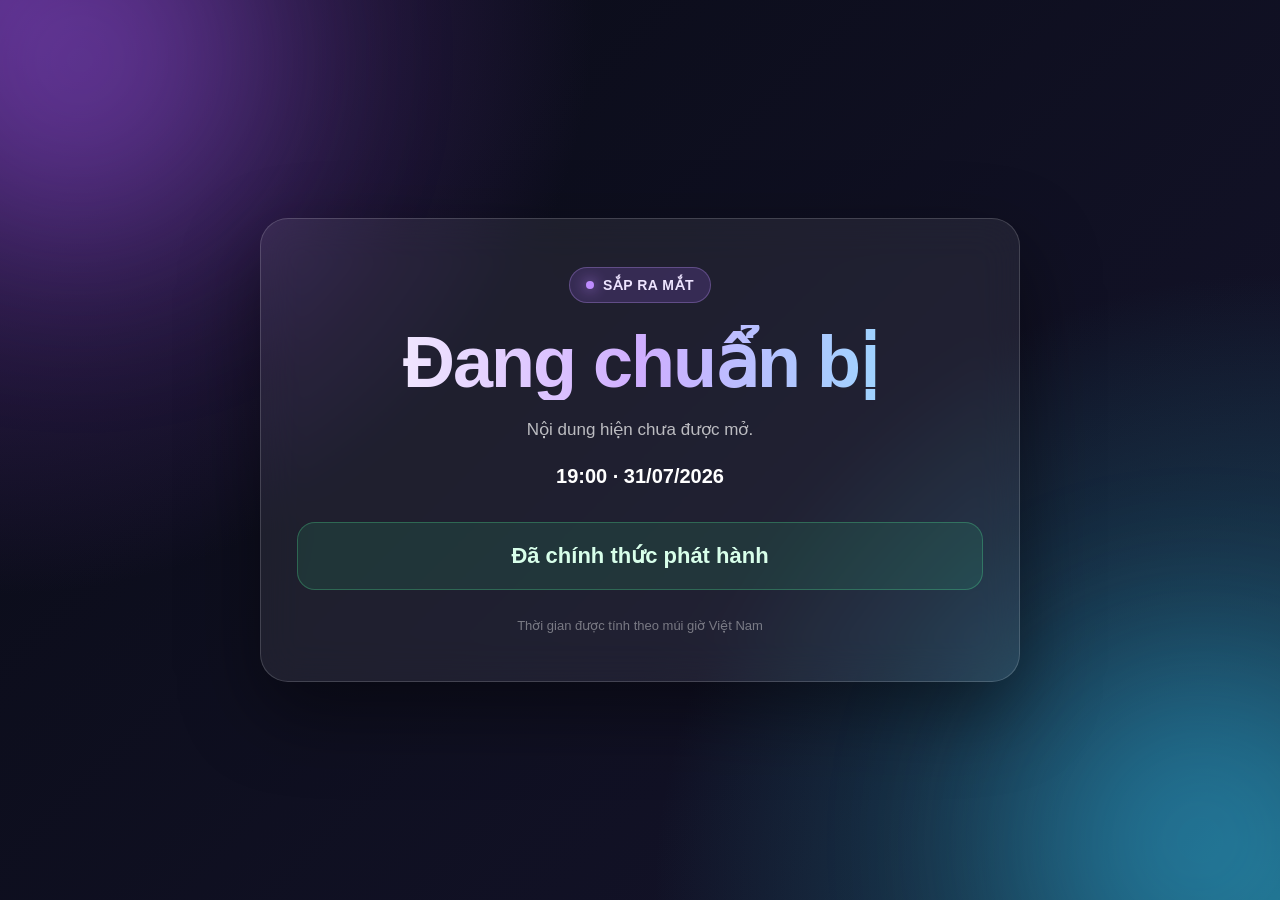
<file: tb.html>
<!DOCTYPE html>
<html lang="vi">
<head>
    <meta charset="UTF-8">
    <meta
        name="viewport"
        content="width=device-width, initial-scale=1.0"
    >

    <title>Thông báo phát hành</title>

    <style>
        * {
            box-sizing: border-box;
            margin: 0;
            padding: 0;
        }

        body {
            min-height: 100vh;
            display: flex;
            align-items: center;
            justify-content: center;
            padding: 24px;
            overflow: hidden;
            font-family: Arial, Helvetica, sans-serif;
            color: #ffffff;
            background:
                radial-gradient(circle at top left, #45266d 0%, transparent 38%),
                radial-gradient(circle at bottom right, #1e5d72 0%, transparent 40%),
                linear-gradient(135deg, #090b16, #15142c);
        }

        .background-glow {
            position: fixed;
            width: 360px;
            height: 360px;
            border-radius: 50%;
            filter: blur(100px);
            opacity: 0.35;
            pointer-events: none;
        }

        .glow-one {
            top: -120px;
            left: -100px;
            background: #ae5cff;
        }

        .glow-two {
            right: -100px;
            bottom: -120px;
            background: #31c5ff;
        }

        .release-box {
            position: relative;
            z-index: 1;
            width: 100%;
            max-width: 760px;
            padding: 48px 36px;
            text-align: center;
            border: 1px solid rgba(255, 255, 255, 0.16);
            border-radius: 28px;
            background: rgba(255, 255, 255, 0.07);
            box-shadow: 0 30px 80px rgba(0, 0, 0, 0.45);
            backdrop-filter: blur(20px);
            -webkit-backdrop-filter: blur(20px);
        }

        .badge {
            display: inline-flex;
            align-items: center;
            gap: 9px;
            margin-bottom: 22px;
            padding: 9px 16px;
            border-radius: 999px;
            font-size: 14px;
            font-weight: 700;
            letter-spacing: 0.5px;
            color: #eee4ff;
            background: rgba(167, 103, 255, 0.18);
            border: 1px solid rgba(194, 153, 255, 0.3);
        }

        .badge-dot {
            width: 8px;
            height: 8px;
            border-radius: 50%;
            background: #be8cff;
            box-shadow: 0 0 14px #be8cff;
            animation: pulse 1.5s infinite;
        }

        h1 {
            margin-bottom: 16px;
            font-size: clamp(36px, 7vw, 72px);
            line-height: 1.05;
            letter-spacing: -2px;
        }

        .gradient-text {
            color: transparent;
            background: linear-gradient(90deg, #ffffff, #cfaeff, #8be3ff);
            background-clip: text;
            -webkit-background-clip: text;
        }

        .description {
            max-width: 600px;
            margin: 0 auto;
            font-size: 17px;
            line-height: 1.7;
            color: rgba(255, 255, 255, 0.7);
        }

        .release-time {
            margin-top: 20px;
            font-size: 20px;
            font-weight: 700;
            color: #ffffff;
        }

        .countdown {
            display: grid;
            grid-template-columns: repeat(4, 1fr);
            gap: 14px;
            margin-top: 34px;
        }

        .time-item {
            padding: 20px 10px;
            border-radius: 18px;
            background: rgba(255, 255, 255, 0.07);
            border: 1px solid rgba(255, 255, 255, 0.1);
        }

        .time-number {
            display: block;
            font-size: clamp(28px, 5vw, 44px);
            font-weight: 800;
        }

        .time-label {
            display: block;
            margin-top: 6px;
            font-size: 12px;
            text-transform: uppercase;
            letter-spacing: 1.4px;
            color: rgba(255, 255, 255, 0.5);
        }

        .status {
            display: none;
            margin-top: 34px;
            padding: 20px;
            border-radius: 18px;
            font-size: 22px;
            font-weight: 800;
            color: #d8ffea;
            background: rgba(53, 210, 128, 0.12);
            border: 1px solid rgba(89, 255, 164, 0.25);
        }

        .footer {
            margin-top: 28px;
            font-size: 13px;
            color: rgba(255, 255, 255, 0.4);
        }

        @keyframes pulse {
            0%,
            100% {
                transform: scale(1);
                opacity: 1;
            }

            50% {
                transform: scale(1.5);
                opacity: 0.55;
            }
        }

        @media (max-width: 600px) {
            .release-box {
                padding: 38px 20px;
                border-radius: 22px;
            }

            .countdown {
                grid-template-columns: repeat(2, 1fr);
            }

            h1 {
                letter-spacing: -1px;
            }
        }
    </style>
</head>

<body>
    <div class="background-glow glow-one"></div>
    <div class="background-glow glow-two"></div>

    <main class="release-box">
        <div class="badge">
            <span class="badge-dot"></span>
            SẮP RA MẮT
        </div>

        <h1 class="gradient-text">
            Đang chuẩn bị 
        </h1>

        <p class="description">
            Nội dung hiện chưa được mở.
        </p>

        <div class="release-time">
            19:00 · 31/07/2026
        </div>

        <section class="countdown" id="countdown">
            <div class="time-item">
                <span class="time-number" id="days">00</span>
                <span class="time-label">Ngày</span>
            </div>

            <div class="time-item">
                <span class="time-number" id="hours">00</span>
                <span class="time-label">Giờ</span>
            </div>

            <div class="time-item">
                <span class="time-number" id="minutes">00</span>
                <span class="time-label">Phút</span>
            </div>

            <div class="time-item">
                <span class="time-number" id="seconds">00</span>
                <span class="time-label">Giây</span>
            </div>
        </section>

        <div class="status" id="releasedStatus">
            Đã chính thức phát hành
        </div>

        <div class="footer">
            Thời gian được tính theo múi giờ Việt Nam
        </div>
    </main>

    <script>
        const releaseTime = new Date("2026-07-31T19:00:00+07:00").getTime();

        const countdown = document.getElementById("countdown");
        const releasedStatus = document.getElementById("releasedStatus");

        const daysElement = document.getElementById("days");
        const hoursElement = document.getElementById("hours");
        const minutesElement = document.getElementById("minutes");
        const secondsElement = document.getElementById("seconds");

        function formatNumber(number) {
            return String(number).padStart(2, "0");
        }

        function updateCountdown() {
            const now = Date.now();
            const distance = releaseTime - now;

            if (distance <= 0) {
                countdown.style.display = "none";
                releasedStatus.style.display = "block";
                return;
            }

            const days = Math.floor(distance / (1000 * 60 * 60 * 24));
            const hours = Math.floor(
                (distance % (1000 * 60 * 60 * 24)) / (1000 * 60 * 60)
            );
            const minutes = Math.floor(
                (distance % (1000 * 60 * 60)) / (1000 * 60)
            );
            const seconds = Math.floor(
                (distance % (1000 * 60)) / 1000
            );

            daysElement.textContent = formatNumber(days);
            hoursElement.textContent = formatNumber(hours);
            minutesElement.textContent = formatNumber(minutes);
            secondsElement.textContent = formatNumber(seconds);
        }

        updateCountdown();
        setInterval(updateCountdown, 1000);
    </script>
</body>
</html>
</file>
